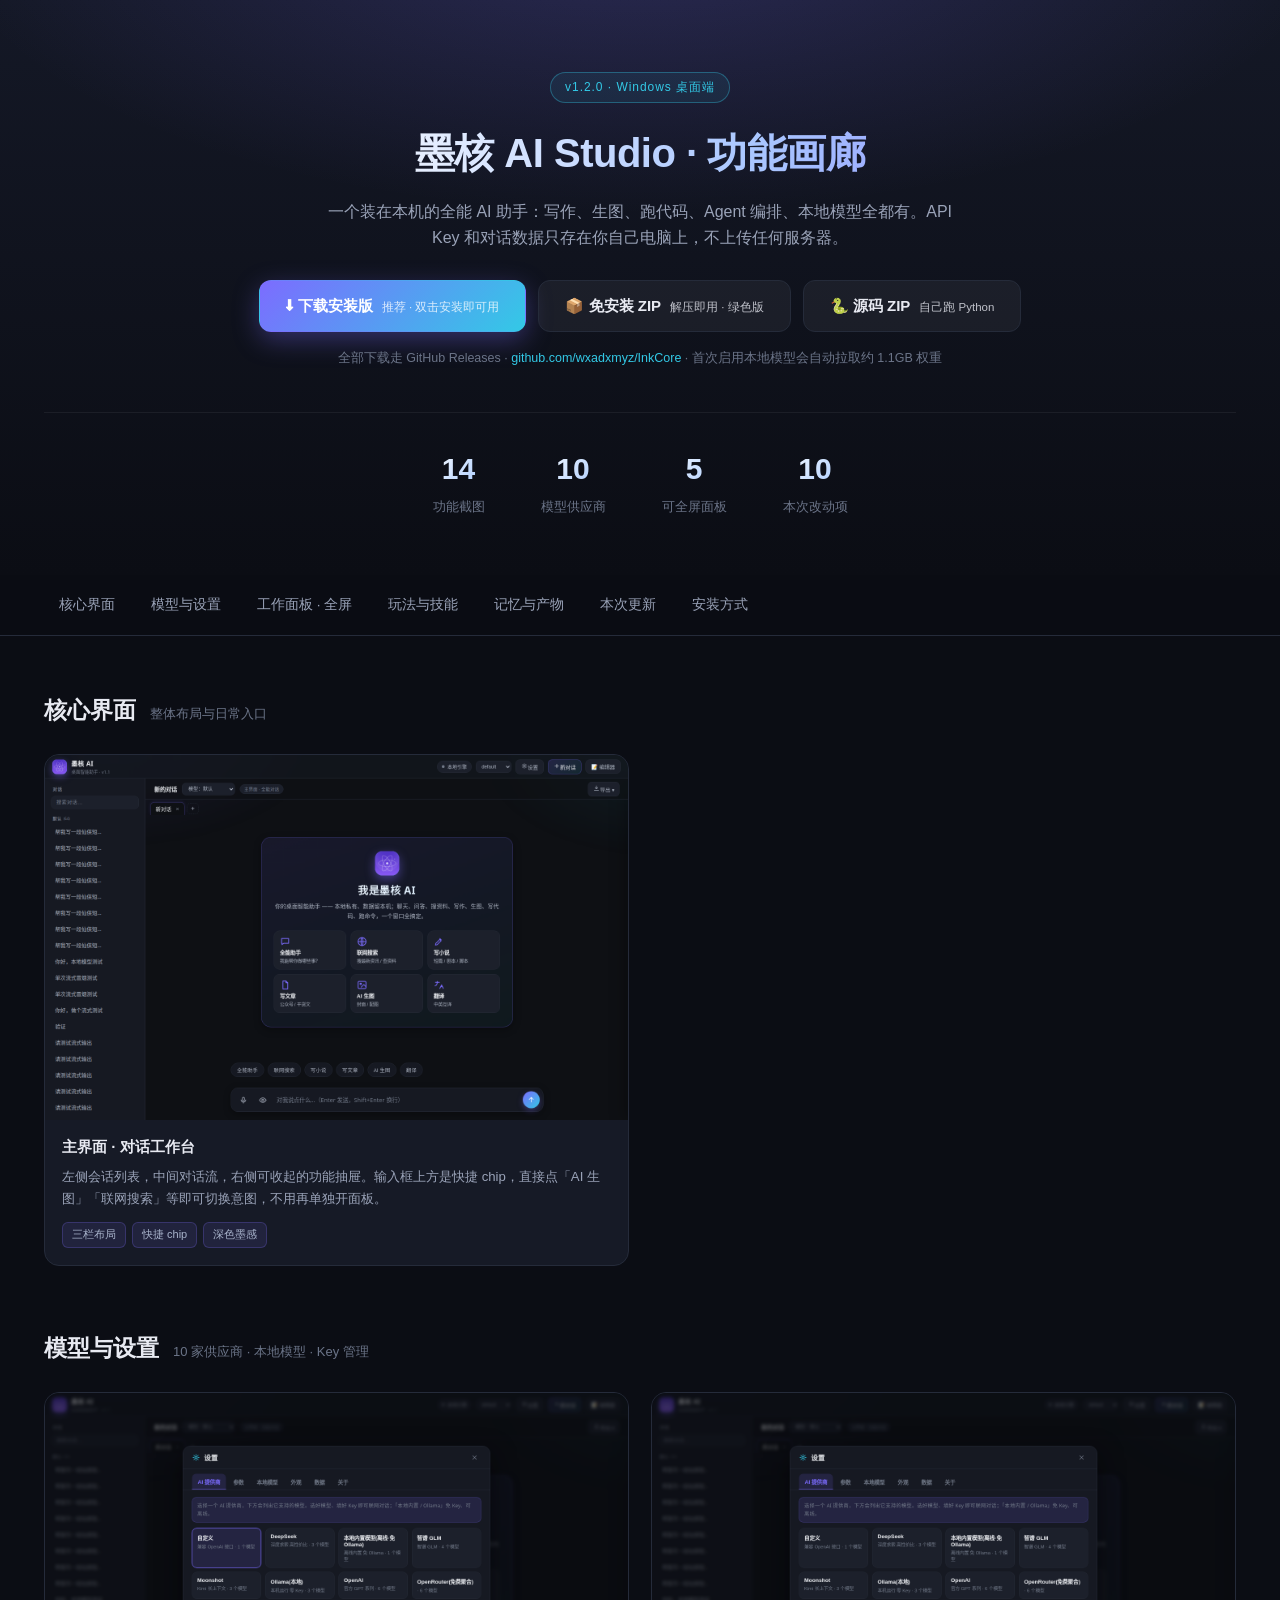
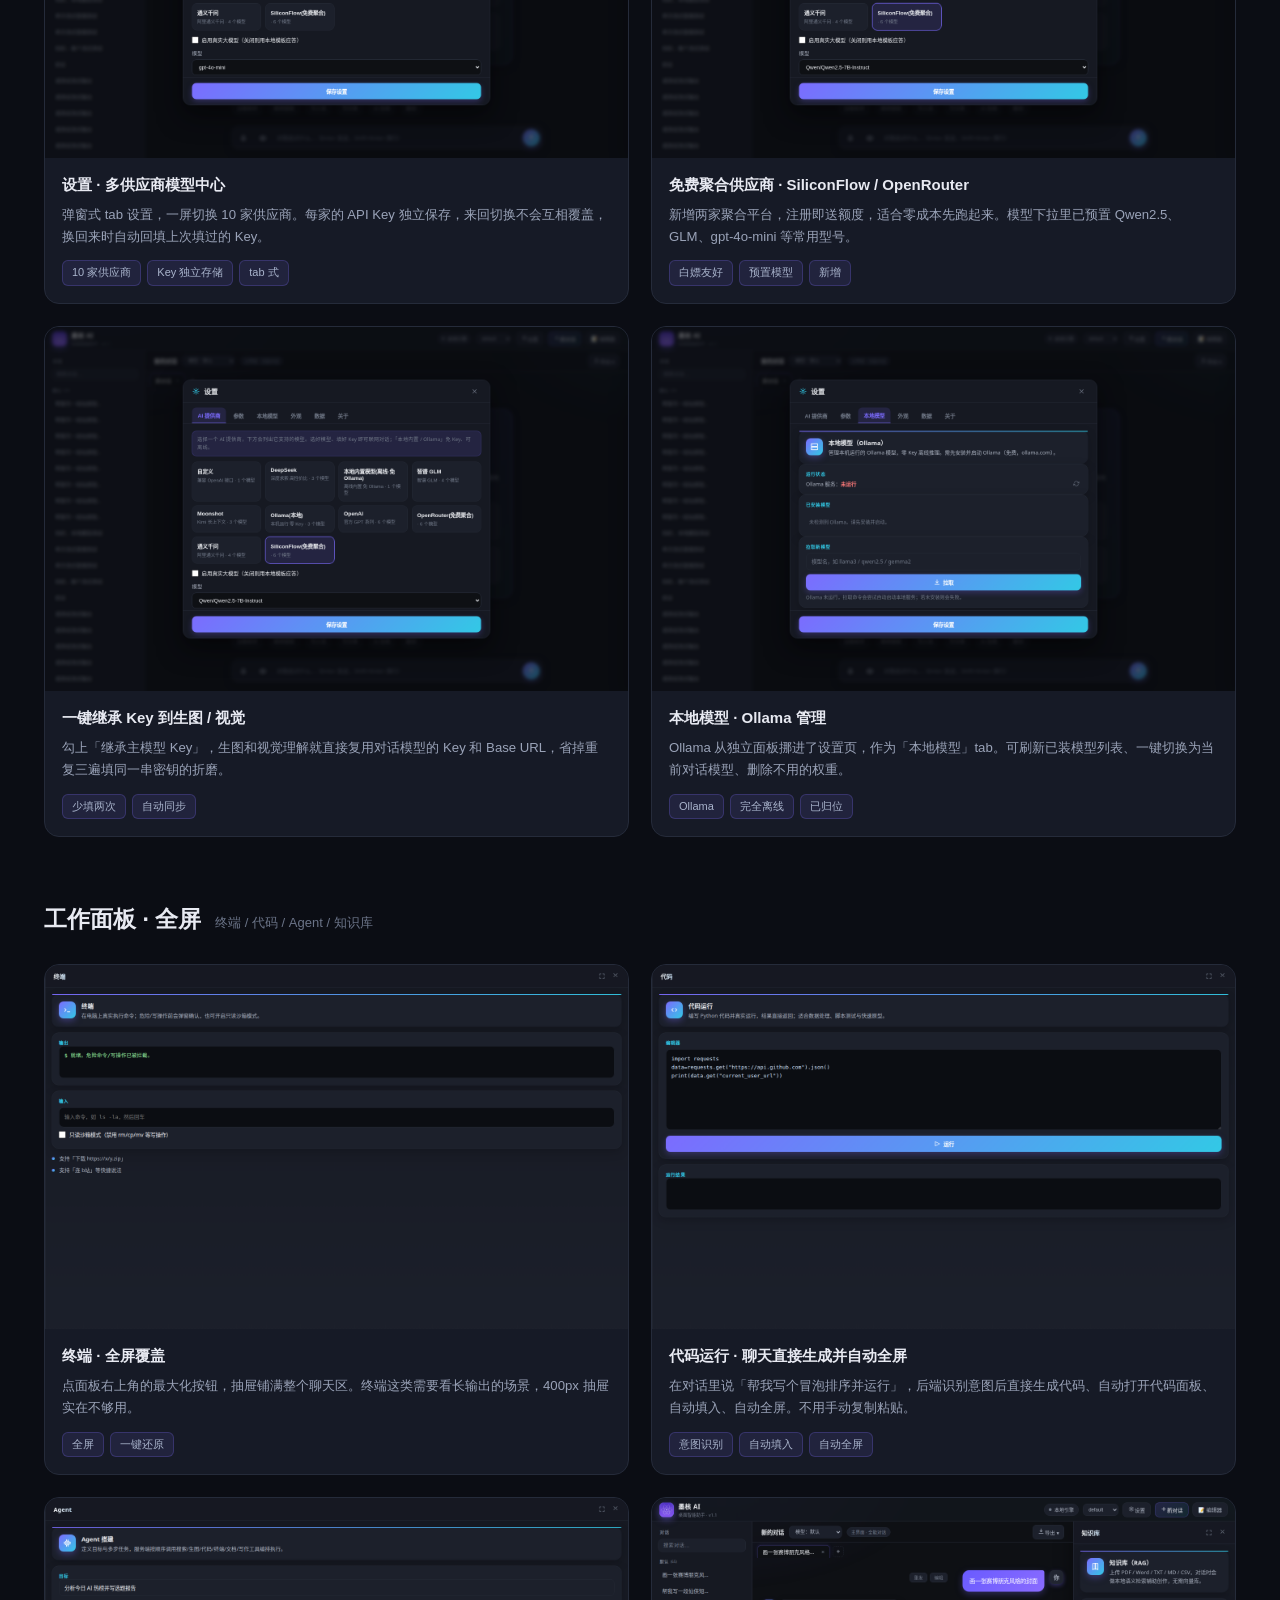
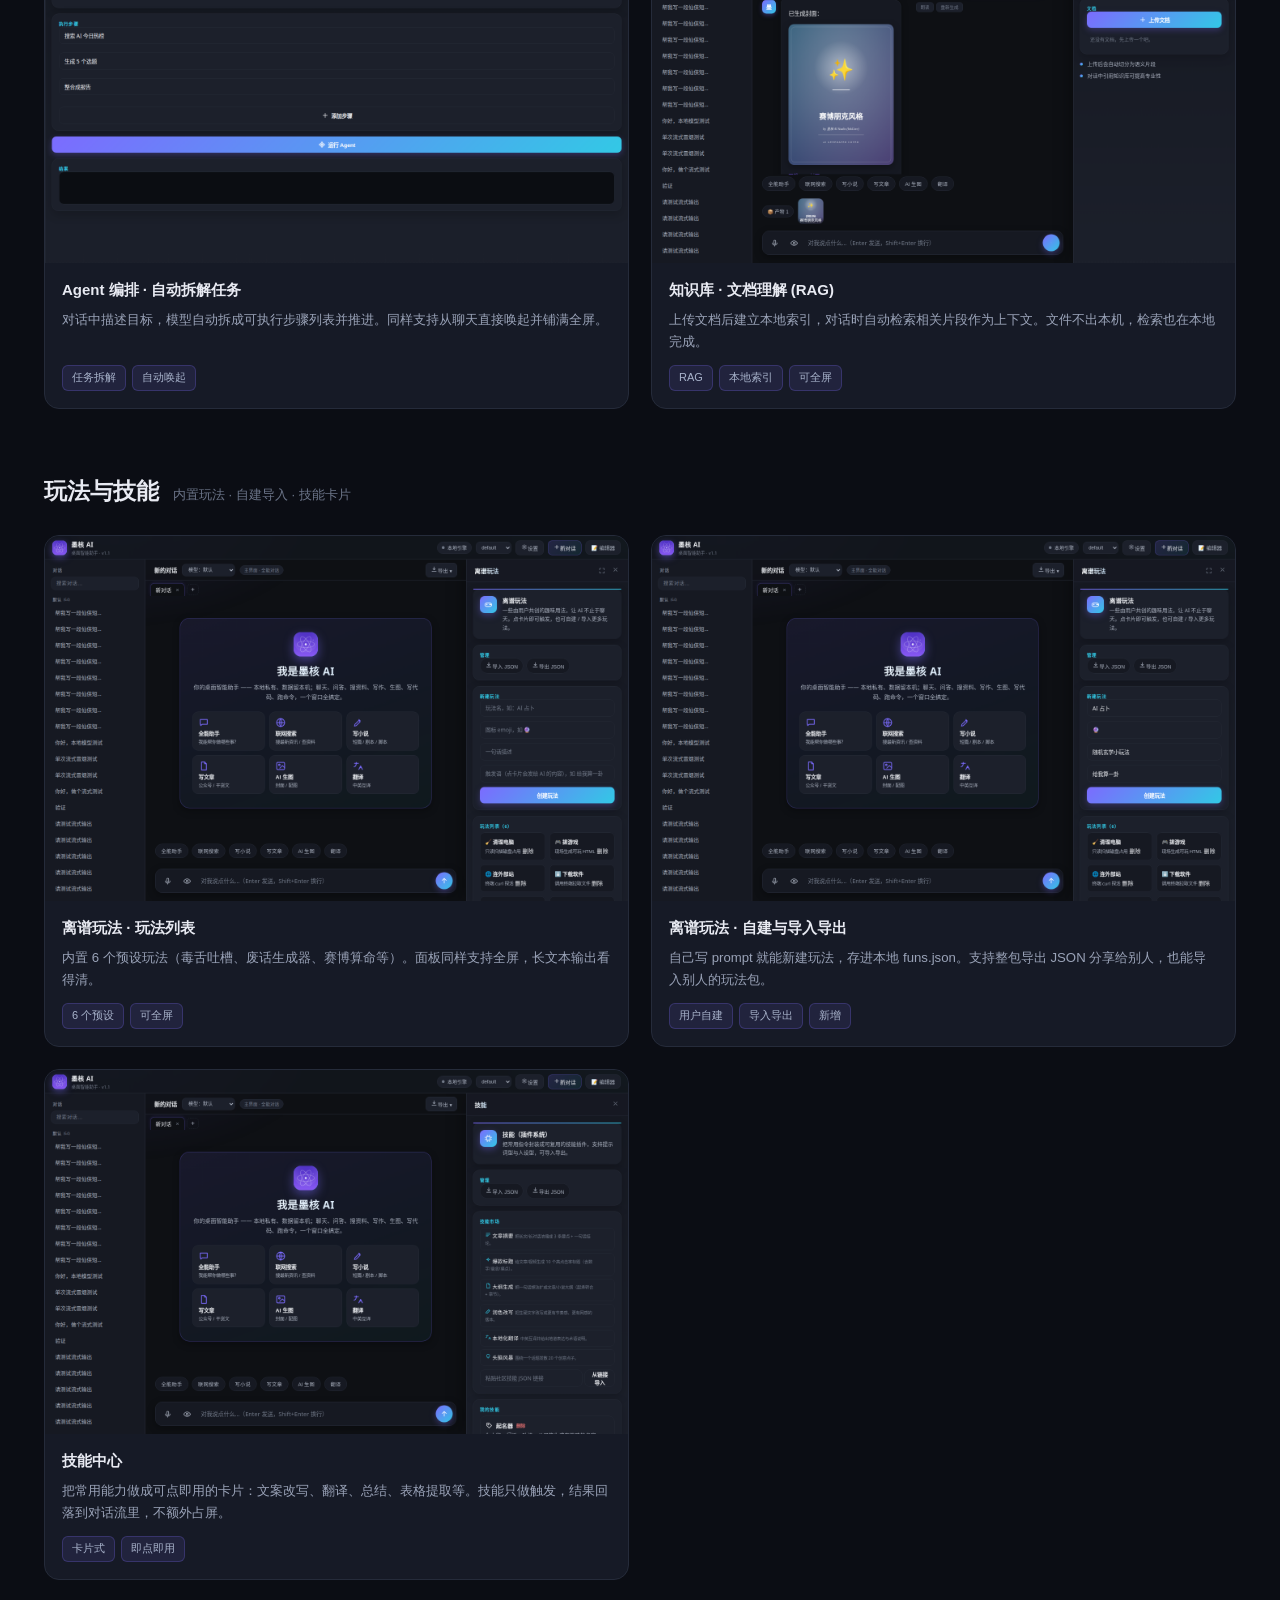
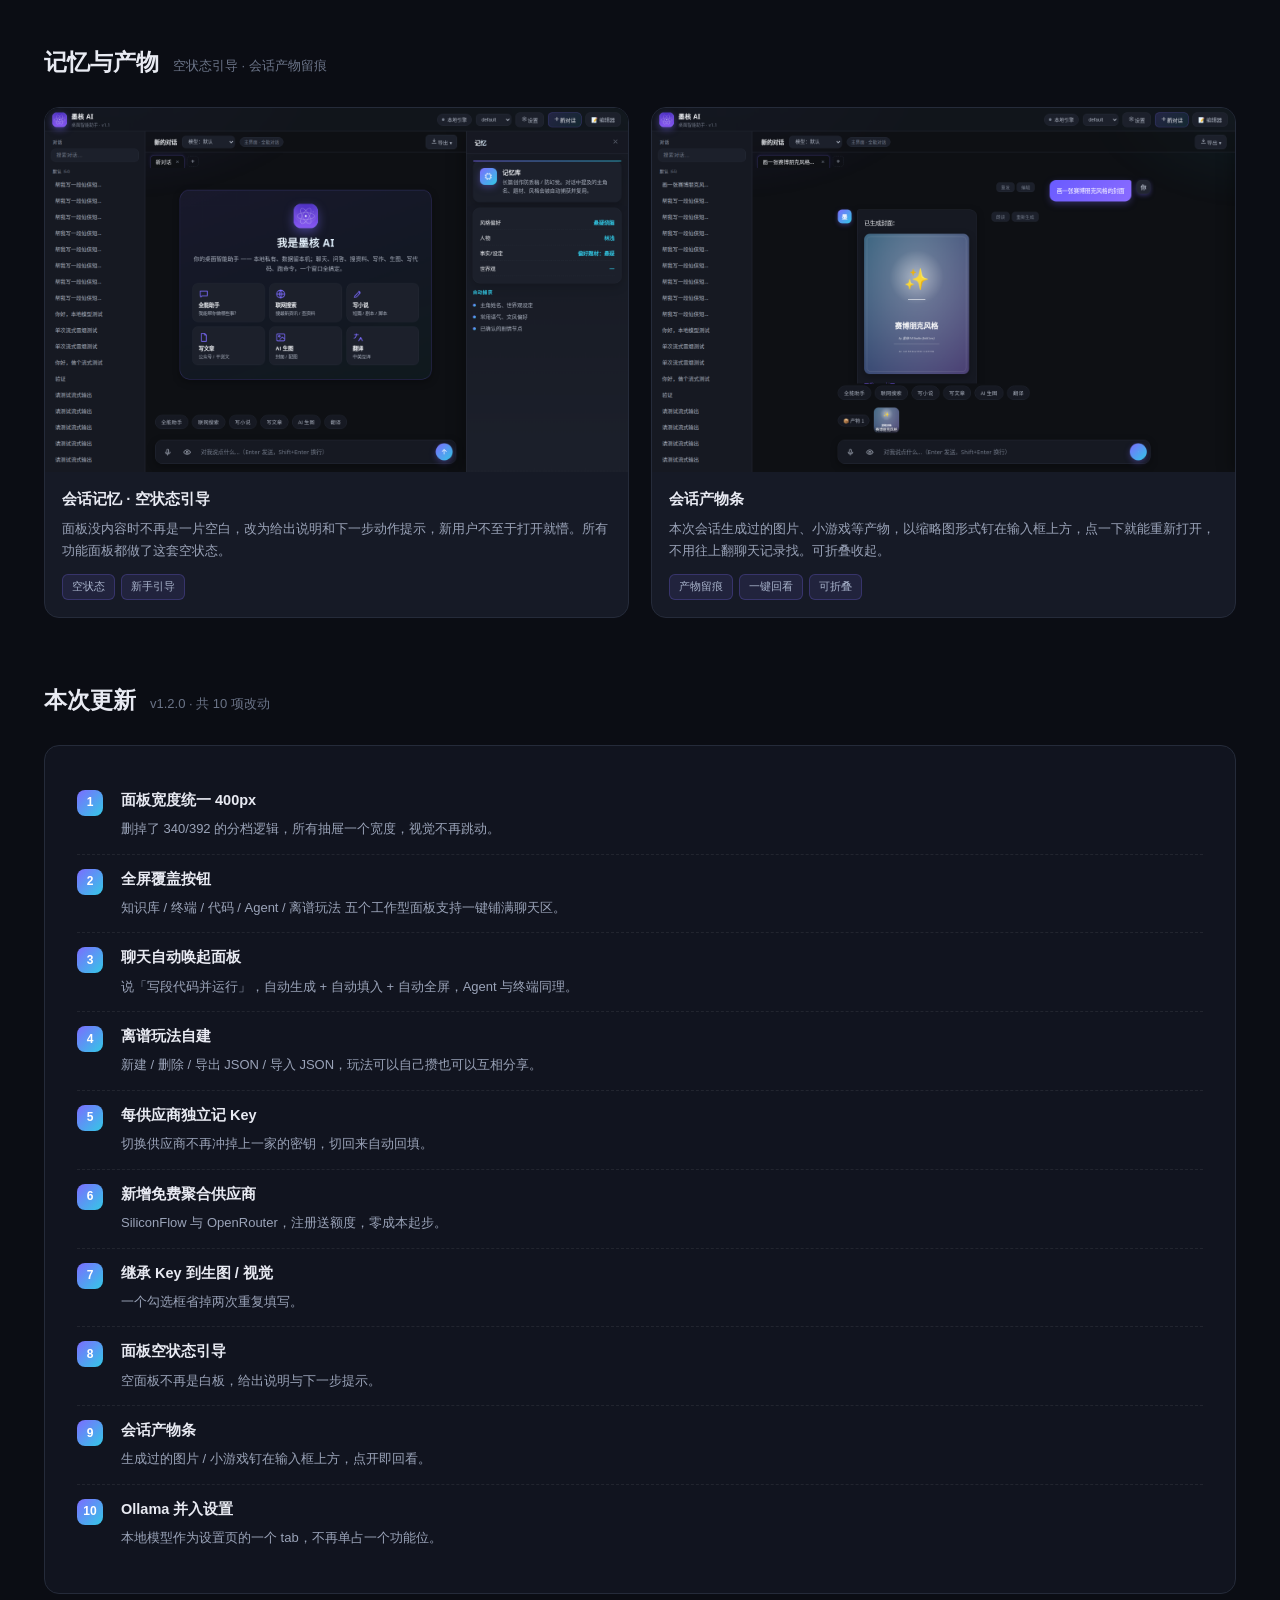
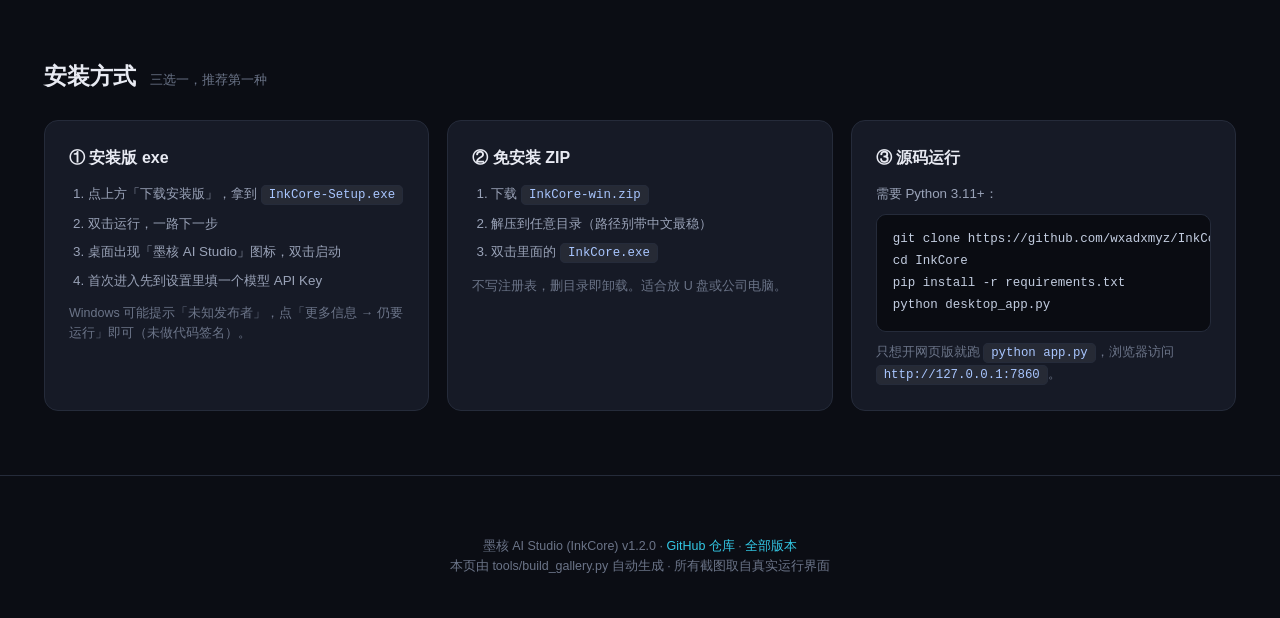
<file: docs/index.html>
<!doctype html><html lang="zh-CN"><head><meta charset="utf-8"><meta name="viewport" content="width=device-width,initial-scale=1"><title>墨核 AI Studio (InkCore) · 功能画廊</title><meta name="description" content="墨核 AI Studio 桌面端 AI 助手 —— 对话 / 生图 / 代码运行 / Agent 编排 / 本地模型，数据全部留在本机。"><style>
*{box-sizing:border-box;margin:0;padding:0}
:root{
  --bg:#0b0d14; --bg2:#11141f; --card:#161a26; --line:#252b3a;
  --tx:#e8eaf2; --tx2:#9aa3b8; --tx3:#6b7488;
  --ac:#7c6cff; --ac2:#33c9e6;
}
body{font-family:-apple-system,BlinkMacSystemFont,'Segoe UI','PingFang SC','Microsoft YaHei',sans-serif;
  background:var(--bg);color:var(--tx);line-height:1.6;-webkit-font-smoothing:antialiased}
a{color:inherit;text-decoration:none}
.wrap{max-width:1240px;margin:0 auto;padding:0 24px}

/* ---------- hero ---------- */
.hero{position:relative;overflow:hidden;padding:72px 0 56px;text-align:center;
  background:radial-gradient(1000px 420px at 50% -80px,rgba(124,108,255,.22),transparent 70%),
             linear-gradient(180deg,#141826,var(--bg))}
.badge{display:inline-block;font-size:12px;letter-spacing:.08em;color:var(--ac2);
  border:1px solid rgba(51,201,230,.35);background:rgba(51,201,230,.08);
  padding:5px 14px;border-radius:999px;margin-bottom:18px}
.hero h1{font-size:40px;font-weight:800;letter-spacing:-.5px;margin-bottom:14px;
  background:linear-gradient(96deg,#fff 20%,#a9c6ff 60%,#7c6cff);
  -webkit-background-clip:text;background-clip:text;color:transparent}
.hero p{color:var(--tx2);font-size:16px;max-width:640px;margin:0 auto}
.btns{display:flex;gap:12px;justify-content:center;flex-wrap:wrap;margin-top:30px}
.btn{display:inline-flex;align-items:center;gap:9px;padding:13px 26px;border-radius:12px;
  font-weight:700;font-size:15px;transition:.18s;border:1px solid transparent}
.btn-main{background:linear-gradient(135deg,var(--ac),var(--ac2));color:#fff;
  box-shadow:0 8px 26px rgba(124,108,255,.34)}
.btn-main:hover{transform:translateY(-2px);box-shadow:0 12px 32px rgba(124,108,255,.46)}
.btn-sec{background:rgba(255,255,255,.05);border-color:var(--line);color:var(--tx)}
.btn-sec:hover{background:rgba(255,255,255,.1);border-color:#39415a}
.btn small{display:block;font-weight:400;font-size:11.5px;opacity:.8;margin-top:1px}
.tip{margin-top:16px;font-size:12.5px;color:var(--tx3)}

/* ---------- stats ---------- */
.stats{display:flex;justify-content:center;gap:56px;flex-wrap:wrap;margin-top:44px;
  padding-top:32px;border-top:1px solid rgba(255,255,255,.06)}
.stat b{display:block;font-size:30px;font-weight:800;
  background:linear-gradient(135deg,#fff,#9ec5ff);-webkit-background-clip:text;background-clip:text;color:transparent}
.stat span{font-size:12.5px;color:var(--tx3)}

/* ---------- nav ---------- */
.nav{position:sticky;top:0;z-index:40;background:rgba(11,13,20,.86);
  backdrop-filter:blur(14px);border-bottom:1px solid var(--line)}
.nav-in{display:flex;gap:6px;overflow-x:auto;padding:12px 24px;max-width:1240px;margin:0 auto}
.nav a{white-space:nowrap;font-size:13.5px;color:var(--tx2);padding:7px 15px;border-radius:9px;transition:.15s}
.nav a:hover{color:var(--tx);background:rgba(255,255,255,.06)}

/* ---------- section ---------- */
section{padding:56px 0 8px;scroll-margin-top:60px}
.sec-h{display:flex;align-items:baseline;gap:14px;margin-bottom:26px;flex-wrap:wrap}
.sec-h h2{font-size:23px;font-weight:750}
.sec-h em{font-style:normal;font-size:13px;color:var(--tx3)}
.grid{display:grid;grid-template-columns:repeat(auto-fill,minmax(430px,1fr));gap:22px}

figure{background:var(--card);border:1px solid var(--line);border-radius:15px;overflow:hidden;
  transition:.2s;display:flex;flex-direction:column}
figure:hover{border-color:#3c4358;transform:translateY(-3px);box-shadow:0 14px 34px rgba(0,0,0,.42)}
.shot{position:relative;cursor:zoom-in;background:#0a0c12;line-height:0}
.shot img{width:100%;display:block}
.shot::after{content:'点击放大';position:absolute;right:10px;bottom:10px;font-size:11px;
  background:rgba(0,0,0,.62);color:#fff;padding:4px 10px;border-radius:6px;opacity:0;transition:.18s;line-height:1.4}
figure:hover .shot::after{opacity:1}
figcaption{padding:15px 17px 17px;flex:1;display:flex;flex-direction:column}
figcaption b{font-size:15px;font-weight:700;display:block;margin-bottom:7px}
figcaption p{font-size:13.2px;color:var(--tx2);line-height:1.68;flex:1}
.tags{display:flex;gap:6px;flex-wrap:wrap;margin-top:12px}
.tag{font-size:11px;color:#a9b4cc;background:rgba(124,108,255,.11);
  border:1px solid rgba(124,108,255,.24);padding:3px 9px;border-radius:6px}

/* ---------- changelog ---------- */
.log{background:var(--bg2);border:1px solid var(--line);border-radius:15px;padding:30px 32px;margin-top:14px}
.log ol{list-style:none;counter-reset:n}
.log li{counter-increment:n;padding:13px 0 13px 44px;position:relative;border-bottom:1px dashed rgba(255,255,255,.07)}
.log li:last-child{border-bottom:none}
.log li::before{content:counter(n);position:absolute;left:0;top:14px;width:26px;height:26px;
  display:flex;align-items:center;justify-content:center;font-size:12px;font-weight:700;color:#fff;
  background:linear-gradient(135deg,var(--ac),var(--ac2));border-radius:8px}
.log b{font-size:14.5px;display:block;margin-bottom:3px}
.log span{font-size:13px;color:var(--tx2)}

/* ---------- install ---------- */
.cols{display:grid;grid-template-columns:repeat(auto-fit,minmax(300px,1fr));gap:18px}
.col{background:var(--card);border:1px solid var(--line);border-radius:14px;padding:24px}
.col h3{font-size:16px;margin-bottom:12px;display:flex;align-items:center;gap:8px}
.col ol,.col ul{padding-left:19px;font-size:13.4px;color:var(--tx2)}
.col li{margin:7px 0}
code{background:rgba(255,255,255,.07);border:1px solid var(--line);padding:2px 7px;
  border-radius:5px;font-family:'SF Mono',Consolas,monospace;font-size:12.4px;color:#a9c6ff}
pre{background:#0a0c12;border:1px solid var(--line);border-radius:10px;padding:14px 16px;
  overflow-x:auto;margin-top:10px}
pre code{background:none;border:none;padding:0;color:#c3cde0;font-size:12.5px;line-height:1.75}

footer{text-align:center;color:var(--tx3);font-size:12.5px;padding:60px 24px 46px;
  margin-top:56px;border-top:1px solid var(--line)}
footer a{color:var(--ac2)}

/* ---------- lightbox ---------- */
#lb{position:fixed;inset:0;z-index:99;background:rgba(5,6,10,.95);display:none;
  align-items:center;justify-content:center;padding:36px}
#lb.on{display:flex}
#lb img{max-width:100%;max-height:100%;border-radius:9px;box-shadow:0 24px 70px rgba(0,0,0,.7)}
#lb .x{position:absolute;top:20px;right:26px;font-size:30px;color:#fff;cursor:pointer;
  opacity:.65;line-height:1;background:none;border:none}
#lb .x:hover{opacity:1}
#lb .ar{position:absolute;top:50%;transform:translateY(-50%);font-size:34px;color:#fff;
  cursor:pointer;opacity:.5;padding:22px 16px;background:none;border:none;user-select:none}
#lb .ar:hover{opacity:1}
#lb .prev{left:12px}#lb .next{right:12px}
#lb .cap{position:absolute;bottom:20px;left:0;right:0;text-align:center;color:#c8cee0;font-size:13.5px}

@media(max-width:860px){
  .hero h1{font-size:29px}
  .grid{grid-template-columns:1fr}
  .stats{gap:32px}
  .wrap{padding:0 16px}
}
</style></head><body><div class="hero"><div class="wrap"><div class="badge">v1.2.0 · Windows 桌面端</div><h1>墨核 AI Studio · 功能画廊</h1><p>一个装在本机的全能 AI 助手：写作、生图、跑代码、Agent 编排、本地模型全都有。API Key 和对话数据只存在你自己电脑上，不上传任何服务器。</p><div class="btns"><a class="btn btn-main" href="https://github.com/wxadxmyz/InkCore/releases/latest/download/InkCore-Setup.exe">⬇ 下载安装版<small>推荐 · 双击安装即可用</small></a><a class="btn btn-sec" href="https://github.com/wxadxmyz/InkCore/releases/latest/download/InkCore-win.zip">📦 免安装 ZIP<small>解压即用 · 绿色版</small></a><a class="btn btn-sec" href="https://github.com/wxadxmyz/InkCore/releases/latest/download/InkCore-src.zip">🐍 源码 ZIP<small>自己跑 Python</small></a></div><div class="tip">全部下载走 GitHub Releases · <a href="https://github.com/wxadxmyz/InkCore" style="color:var(--ac2)">github.com/wxadxmyz/InkCore</a> · 首次启用本地模型会自动拉取约 1.1GB 权重</div><div class="stats"><div class="stat"><b>14</b><span>功能截图</span></div><div class="stat"><b>10</b><span>模型供应商</span></div><div class="stat"><b>5</b><span>可全屏面板</span></div><div class="stat"><b>10</b><span>本次改动项</span></div></div></div></div><div class="nav"><div class="nav-in"><a href="#core">核心界面</a><a href="#model">模型与设置</a><a href="#work">工作面板 · 全屏</a><a href="#fun">玩法与技能</a><a href="#mem">记忆与产物</a><a href="#log">本次更新</a><a href="#install">安装方式</a></div></div><div class="wrap"><section id="core"><div class="sec-h"><h2>核心界面</h2><em>整体布局与日常入口</em></div><div class="grid"><figure><div class="shot"><img src="shots/g_01_main.png" alt="主界面 · 对话工作台" loading="lazy"></div><figcaption><b>主界面 · 对话工作台</b><p>左侧会话列表，中间对话流，右侧可收起的功能抽屉。输入框上方是快捷 chip，直接点「AI 生图」「联网搜索」等即可切换意图，不用再单独开面板。</p><div class="tags"><span class="tag">三栏布局</span><span class="tag">快捷 chip</span><span class="tag">深色墨感</span></div></figcaption></figure></div></section><section id="model"><div class="sec-h"><h2>模型与设置</h2><em>10 家供应商 · 本地模型 · Key 管理</em></div><div class="grid"><figure><div class="shot"><img src="shots/g_02_settings_providers.png" alt="设置 · 多供应商模型中心" loading="lazy"></div><figcaption><b>设置 · 多供应商模型中心</b><p>弹窗式 tab 设置，一屏切换 10 家供应商。每家的 API Key 独立保存，来回切换不会互相覆盖，换回来时自动回填上次填过的 Key。</p><div class="tags"><span class="tag">10 家供应商</span><span class="tag">Key 独立存储</span><span class="tag">tab 式</span></div></figcaption></figure><figure><div class="shot"><img src="shots/g_03_provider_siliconflow.png" alt="免费聚合供应商 · SiliconFlow / OpenRouter" loading="lazy"></div><figcaption><b>免费聚合供应商 · SiliconFlow / OpenRouter</b><p>新增两家聚合平台，注册即送额度，适合零成本先跑起来。模型下拉里已预置 Qwen2.5、GLM、gpt-4o-mini 等常用型号。</p><div class="tags"><span class="tag">白嫖友好</span><span class="tag">预置模型</span><span class="tag">新增</span></div></figcaption></figure><figure><div class="shot"><img src="shots/g_04_inherit_key.png" alt="一键继承 Key 到生图 / 视觉" loading="lazy"></div><figcaption><b>一键继承 Key 到生图 / 视觉</b><p>勾上「继承主模型 Key」，生图和视觉理解就直接复用对话模型的 Key 和 Base URL，省掉重复三遍填同一串密钥的折磨。</p><div class="tags"><span class="tag">少填两次</span><span class="tag">自动同步</span></div></figcaption></figure><figure><div class="shot"><img src="shots/g_05_settings_ollama.png" alt="本地模型 · Ollama 管理" loading="lazy"></div><figcaption><b>本地模型 · Ollama 管理</b><p>Ollama 从独立面板挪进了设置页，作为「本地模型」tab。可刷新已装模型列表、一键切换为当前对话模型、删除不用的权重。</p><div class="tags"><span class="tag">Ollama</span><span class="tag">完全离线</span><span class="tag">已归位</span></div></figcaption></figure></div></section><section id="work"><div class="sec-h"><h2>工作面板 · 全屏</h2><em>终端 / 代码 / Agent / 知识库</em></div><div class="grid"><figure><div class="shot"><img src="shots/g_06_terminal_full.png" alt="终端 · 全屏覆盖" loading="lazy"></div><figcaption><b>终端 · 全屏覆盖</b><p>点面板右上角的最大化按钮，抽屉铺满整个聊天区。终端这类需要看长输出的场景，400px 抽屉实在不够用。</p><div class="tags"><span class="tag">全屏</span><span class="tag">一键还原</span></div></figcaption></figure><figure><div class="shot"><img src="shots/g_07_code_full.png" alt="代码运行 · 聊天直接生成并自动全屏" loading="lazy"></div><figcaption><b>代码运行 · 聊天直接生成并自动全屏</b><p>在对话里说「帮我写个冒泡排序并运行」，后端识别意图后直接生成代码、自动打开代码面板、自动填入、自动全屏。不用手动复制粘贴。</p><div class="tags"><span class="tag">意图识别</span><span class="tag">自动填入</span><span class="tag">自动全屏</span></div></figcaption></figure><figure><div class="shot"><img src="shots/g_08_agent_full.png" alt="Agent 编排 · 自动拆解任务" loading="lazy"></div><figcaption><b>Agent 编排 · 自动拆解任务</b><p>对话中描述目标，模型自动拆成可执行步骤列表并推进。同样支持从聊天直接唤起并铺满全屏。</p><div class="tags"><span class="tag">任务拆解</span><span class="tag">自动唤起</span></div></figcaption></figure><figure><div class="shot"><img src="shots/g_14_knowledge.png" alt="知识库 · 文档理解 (RAG)" loading="lazy"></div><figcaption><b>知识库 · 文档理解 (RAG)</b><p>上传文档后建立本地索引，对话时自动检索相关片段作为上下文。文件不出本机，检索也在本地完成。</p><div class="tags"><span class="tag">RAG</span><span class="tag">本地索引</span><span class="tag">可全屏</span></div></figcaption></figure></div></section><section id="fun"><div class="sec-h"><h2>玩法与技能</h2><em>内置玩法 · 自建导入 · 技能卡片</em></div><div class="grid"><figure><div class="shot"><img src="shots/g_09_fun_list.png" alt="离谱玩法 · 玩法列表" loading="lazy"></div><figcaption><b>离谱玩法 · 玩法列表</b><p>内置 6 个预设玩法（毒舌吐槽、废话生成器、赛博算命等）。面板同样支持全屏，长文本输出看得清。</p><div class="tags"><span class="tag">6 个预设</span><span class="tag">可全屏</span></div></figcaption></figure><figure><div class="shot"><img src="shots/g_10_fun_newform.png" alt="离谱玩法 · 自建与导入导出" loading="lazy"></div><figcaption><b>离谱玩法 · 自建与导入导出</b><p>自己写 prompt 就能新建玩法，存进本地 funs.json。支持整包导出 JSON 分享给别人，也能导入别人的玩法包。</p><div class="tags"><span class="tag">用户自建</span><span class="tag">导入导出</span><span class="tag">新增</span></div></figcaption></figure><figure><div class="shot"><img src="shots/g_12_skills.png" alt="技能中心" loading="lazy"></div><figcaption><b>技能中心</b><p>把常用能力做成可点即用的卡片：文案改写、翻译、总结、表格提取等。技能只做触发，结果回落到对话流里，不额外占屏。</p><div class="tags"><span class="tag">卡片式</span><span class="tag">即点即用</span></div></figcaption></figure></div></section><section id="mem"><div class="sec-h"><h2>记忆与产物</h2><em>空状态引导 · 会话产物留痕</em></div><div class="grid"><figure><div class="shot"><img src="shots/g_11_memory_empty.png" alt="会话记忆 · 空状态引导" loading="lazy"></div><figcaption><b>会话记忆 · 空状态引导</b><p>面板没内容时不再是一片空白，改为给出说明和下一步动作提示，新用户不至于打开就懵。所有功能面板都做了这套空状态。</p><div class="tags"><span class="tag">空状态</span><span class="tag">新手引导</span></div></figcaption></figure><figure><div class="shot"><img src="shots/g_13_artifacts_strip.png" alt="会话产物条" loading="lazy"></div><figcaption><b>会话产物条</b><p>本次会话生成过的图片、小游戏等产物，以缩略图形式钉在输入框上方，点一下就能重新打开，不用往上翻聊天记录找。可折叠收起。</p><div class="tags"><span class="tag">产物留痕</span><span class="tag">一键回看</span><span class="tag">可折叠</span></div></figcaption></figure></div></section><section id="log"><div class="sec-h"><h2>本次更新</h2><em>v1.2.0 · 共 10 项改动</em></div><div class="log"><ol><li><b>面板宽度统一 400px</b><span>删掉了 340/392 的分档逻辑，所有抽屉一个宽度，视觉不再跳动。</span></li><li><b>全屏覆盖按钮</b><span>知识库 / 终端 / 代码 / Agent / 离谱玩法 五个工作型面板支持一键铺满聊天区。</span></li><li><b>聊天自动唤起面板</b><span>说「写段代码并运行」，自动生成 + 自动填入 + 自动全屏，Agent 与终端同理。</span></li><li><b>离谱玩法自建</b><span>新建 / 删除 / 导出 JSON / 导入 JSON，玩法可以自己攒也可以互相分享。</span></li><li><b>每供应商独立记 Key</b><span>切换供应商不再冲掉上一家的密钥，切回来自动回填。</span></li><li><b>新增免费聚合供应商</b><span>SiliconFlow 与 OpenRouter，注册送额度，零成本起步。</span></li><li><b>继承 Key 到生图 / 视觉</b><span>一个勾选框省掉两次重复填写。</span></li><li><b>面板空状态引导</b><span>空面板不再是白板，给出说明与下一步提示。</span></li><li><b>会话产物条</b><span>生成过的图片 / 小游戏钉在输入框上方，点开即回看。</span></li><li><b>Ollama 并入设置</b><span>本地模型作为设置页的一个 tab，不再单占一个功能位。</span></li></ol></div></section><section id="install"><div class="sec-h"><h2>安装方式</h2><em>三选一，推荐第一种</em></div><div class="cols"><div class="col"><h3>① 安装版 exe</h3><ol><li>点上方「下载安装版」，拿到 <code>InkCore-Setup.exe</code></li><li>双击运行，一路下一步</li><li>桌面出现「墨核 AI Studio」图标，双击启动</li><li>首次进入先到设置里填一个模型 API Key</li></ol><p style="font-size:12.5px;color:var(--tx3);margin-top:12px">Windows 可能提示「未知发布者」，点「更多信息 → 仍要运行」即可（未做代码签名）。</p></div><div class="col"><h3>② 免安装 ZIP</h3><ol><li>下载 <code>InkCore-win.zip</code></li><li>解压到任意目录（路径别带中文最稳）</li><li>双击里面的 <code>InkCore.exe</code></li></ol><p style="font-size:12.5px;color:var(--tx3);margin-top:12px">不写注册表，删目录即卸载。适合放 U 盘或公司电脑。</p></div><div class="col"><h3>③ 源码运行</h3><p style="font-size:13.4px;color:var(--tx2)">需要 Python 3.11+：</p><pre><code>git clone https://github.com/wxadxmyz/InkCore.git
cd InkCore
pip install -r requirements.txt
python desktop_app.py</code></pre><p style="font-size:12.5px;color:var(--tx3);margin-top:10px">只想开网页版就跑 <code>python app.py</code>，浏览器访问 <code>http://127.0.0.1:7860</code>。</p></div></div></section></div><footer>墨核 AI Studio (InkCore) v1.2.0 · <a href="https://github.com/wxadxmyz/InkCore">GitHub 仓库</a> · <a href="https://github.com/wxadxmyz/InkCore/releases">全部版本</a><br>本页由 tools/build_gallery.py 自动生成 · 所有截图取自真实运行界面</footer><div id="lb"><button class="x" id="lbx">&times;</button><button class="ar prev" id="lbp">&#8249;</button><img id="lbimg" alt=""><button class="ar next" id="lbn">&#8250;</button><div class="cap" id="lbcap"></div></div><script>
(function(){
  var imgs=[].slice.call(document.querySelectorAll('.shot img'));
  var lb=document.getElementById('lb'), big=document.getElementById('lbimg'),
      cap=document.getElementById('lbcap'), i=0;
  function show(n){
    if(n<0)n=imgs.length-1; if(n>=imgs.length)n=0; i=n;
    big.src=imgs[i].src; cap.textContent=(i+1)+' / '+imgs.length+'  ·  '+imgs[i].alt;
  }
  imgs.forEach(function(im,n){
    im.parentNode.addEventListener('click',function(){ show(n); lb.classList.add('on'); });
  });
  function close(){ lb.classList.remove('on'); big.src=''; }
  document.getElementById('lbx').onclick=close;
  document.getElementById('lbp').onclick=function(e){e.stopPropagation();show(i-1);};
  document.getElementById('lbn').onclick=function(e){e.stopPropagation();show(i+1);};
  lb.addEventListener('click',function(e){ if(e.target===lb) close(); });
  document.addEventListener('keydown',function(e){
    if(!lb.classList.contains('on'))return;
    if(e.key==='Escape')close();
    if(e.key==='ArrowLeft')show(i-1);
    if(e.key==='ArrowRight')show(i+1);
  });
})();
</script></body></html>
</file>
